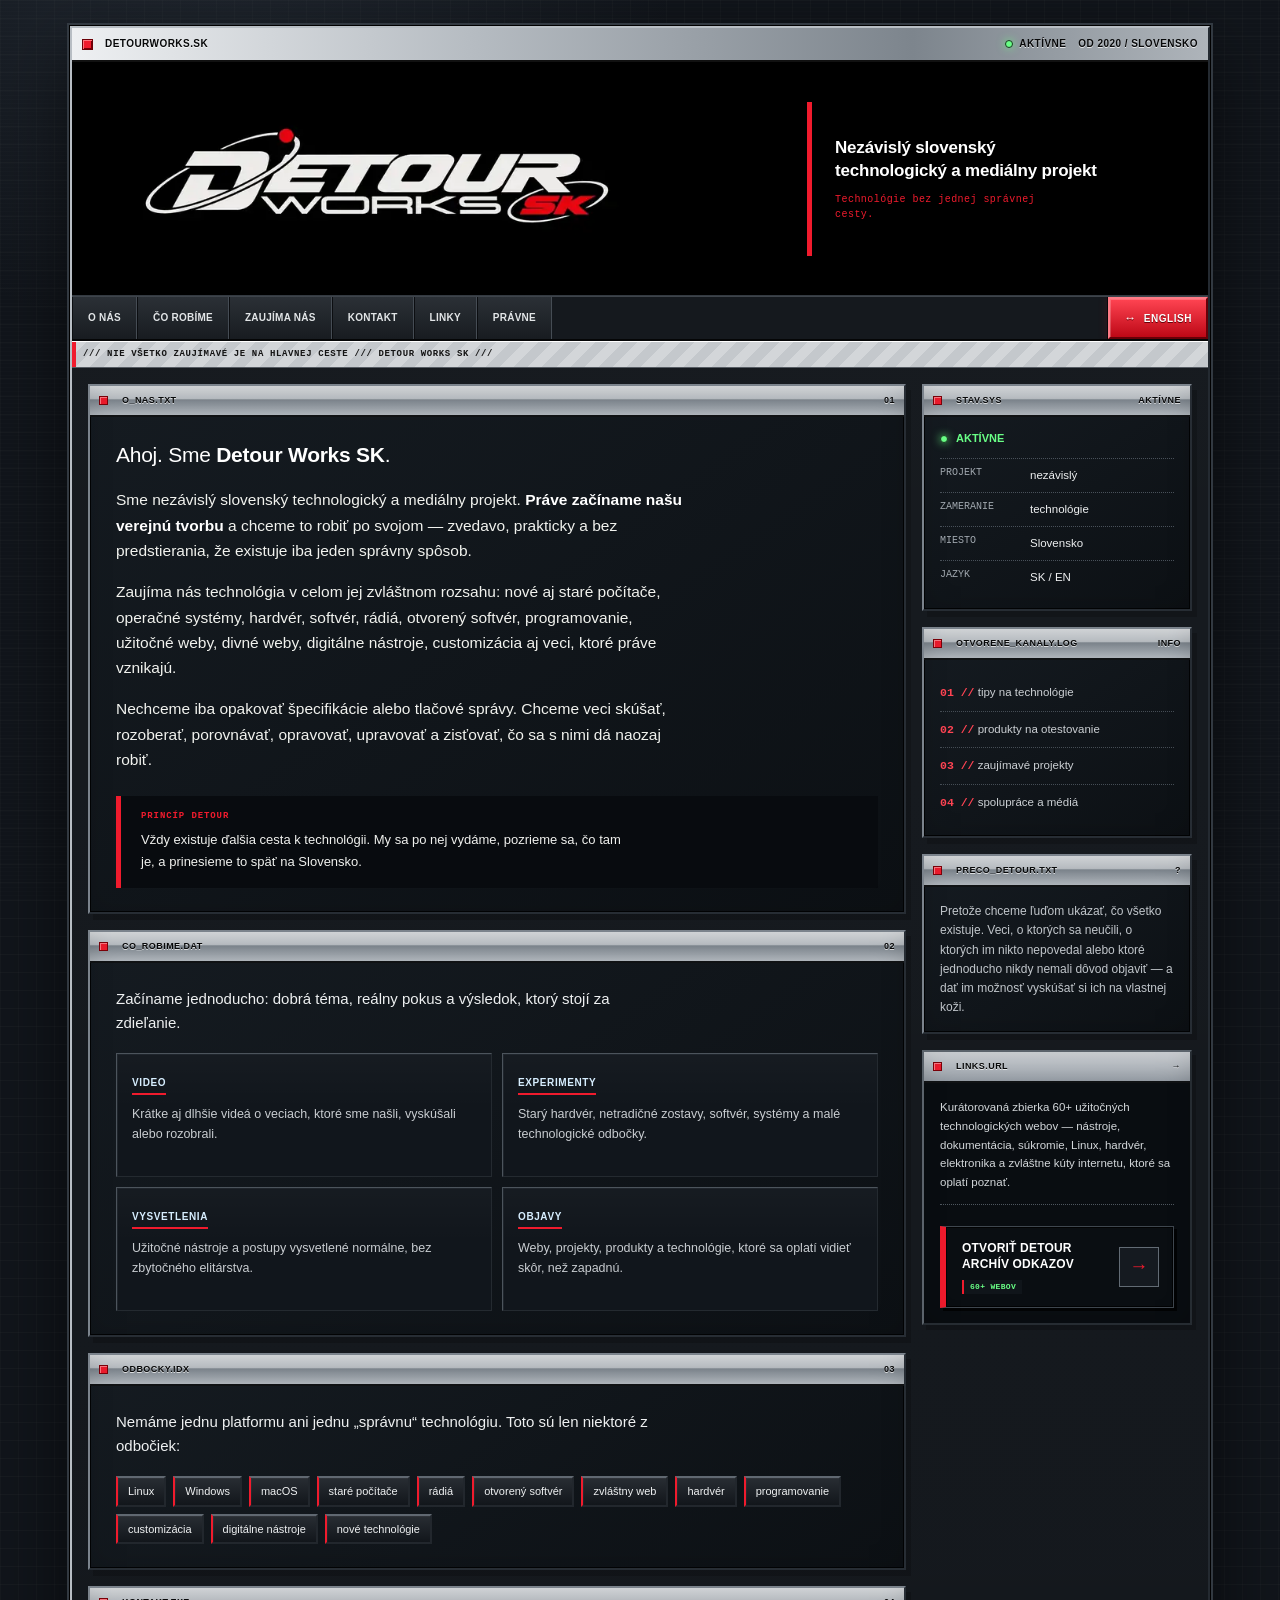
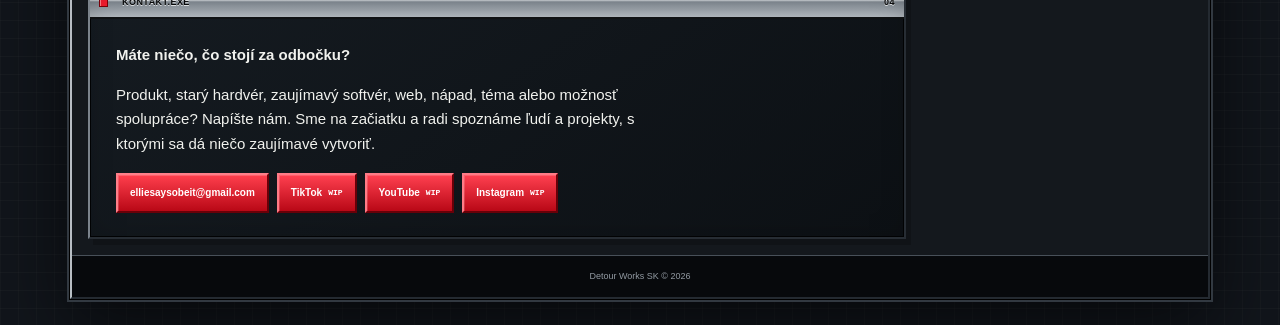
<file: index.html>
<!doctype html>
<html lang="sk">
<head>
  <meta charset="utf-8">
  <meta name="viewport" content="width=device-width,initial-scale=1">
  <meta name="description" content="Detour Works SK — nový nezávislý slovenský technologický a mediálny projekt. Objavujeme hardvér, softvér, internet, starú techniku, programovanie a nové technologické odbočky.">
  <meta name="theme-color" content="#15171b">
  <title>Detour Works SK</title>
  <link rel="icon" type="image/svg+xml" href="assets/detour-mark.svg">
  <link rel="stylesheet" href="style.css">
  <script src="i18n.js" defer></script>
</head>
<body>
<a class="skip" href="#content">Preskočiť na obsah</a>

<div class="site-shell">
  <header class="masthead">
    <div class="chrome-line">
      <span>DETOURWORKS.SK</span>
      <span class="online"><i></i> AKTÍVNE</span>
      <span>OD 2020 / SLOVENSKO</span>
    </div>

    <div class="brand-row">
      <a href="index.html" class="logo-link" aria-label="Detour Works SK — domov">
        <img src="assets/detour-works-sk-logo.webp" alt="Detour Works SK">
      </a>
      <div class="brand-note">
        <h1>Nezávislý slovenský technologický a mediálny projekt</h1>
        <p>Technológie bez jednej správnej cesty.</p>
      </div>
    </div>

    <nav aria-label="Hlavná navigácia">
      <a href="#o-nas">o nás</a>
      <a href="#co-robime">čo robíme</a>
      <a href="#zaujima-nas">zaujíma nás</a>
      <a href="#kontakt">kontakt</a>
      <a href="links.html">linky</a>
      <a href="legal.html">právne</a>
    </nav>
  </header>

  <div class="signal-bar" aria-hidden="true">
    <span>/// NIE VŠETKO ZAUJÍMAVÉ JE NA HLAVNEJ CESTE /// DETOUR WORKS SK ///</span>
  </div>

  <main id="content" class="page-grid">
    <div class="main-column">

      <section class="panel" id="o-nas">
        <div class="titlebar">
          <h2>O_NAS.TXT</h2>
          <span>01</span>
        </div>
        <div class="panel-body intro-copy">
          <p class="hello">Ahoj. Sme <strong>Detour Works SK</strong>.</p>
          <p>Sme nezávislý slovenský technologický a mediálny projekt. <strong>Práve začíname našu verejnú tvorbu</strong> a chceme to robiť po svojom — zvedavo, prakticky a bez predstierania, že existuje iba jeden správny spôsob.</p>
          <p>Zaujíma nás technológia v celom jej zvláštnom rozsahu: nové aj staré počítače, operačné systémy, hardvér, softvér, rádiá, otvorený softvér, programovanie, užitočné weby, divné weby, digitálne nástroje, customizácia aj veci, ktoré práve vznikajú.</p>
          <p>Nechceme iba opakovať špecifikácie alebo tlačové správy. Chceme veci skúšať, rozoberať, porovnávať, opravovať, upravovať a zisťovať, čo sa s nimi dá naozaj robiť.</p>

          <div class="statement">
            <span class="statement-label">PRINCÍP DETOUR</span>
            <p>Vždy existuje ďalšia cesta k technológii. My sa po nej vydáme, pozrieme sa, čo tam je, a prinesieme to späť na Slovensko.</p>
          </div>
        </div>
      </section>

      <section class="panel" id="co-robime">
        <div class="titlebar">
          <h2>CO_ROBIME.DAT</h2>
          <span>02</span>
        </div>
        <div class="panel-body">
          <p class="plain-lead">Začíname jednoducho: dobrá téma, reálny pokus a výsledok, ktorý stojí za zdieľanie.</p>
          <div class="mini-grid">
            <div class="mini-card">
              <b>VIDEO</b>
              <p>Krátke aj dlhšie videá o veciach, ktoré sme našli, vyskúšali alebo rozobrali.</p>
            </div>
            <div class="mini-card">
              <b>EXPERIMENTY</b>
              <p>Starý hardvér, netradičné zostavy, softvér, systémy a malé technologické odbočky.</p>
            </div>
            <div class="mini-card">
              <b>VYSVETLENIA</b>
              <p>Užitočné nástroje a postupy vysvetlené normálne, bez zbytočného elitárstva.</p>
            </div>
            <div class="mini-card">
              <b>OBJAVY</b>
              <p>Weby, projekty, produkty a technológie, ktoré sa oplatí vidieť skôr, než zapadnú.</p>
            </div>
          </div>
        </div>
      </section>

      <section class="panel" id="zaujima-nas">
        <div class="titlebar">
          <h2>ODBOCKY.IDX</h2>
          <span>03</span>
        </div>
        <div class="panel-body">
          <p class="plain-lead">Nemáme jednu platformu ani jednu „správnu“ technológiu. Toto sú len niektoré z odbočiek:</p>
          <div class="route-list">
            <span>Linux</span>
            <span>Windows</span>
            <span>macOS</span>
            <span>staré počítače</span>
            <span>rádiá</span>
            <span>otvorený softvér</span>
            <span>zvláštny web</span>
            <span>hardvér</span>
            <span>programovanie</span>
            <span>customizácia</span>
            <span>digitálne nástroje</span>
            <span>nové technológie</span>
          </div>
        </div>
      </section>

      <section class="panel" id="kontakt">
        <div class="titlebar">
          <h2>KONTAKT.EXE</h2>
          <span>04</span>
        </div>
        <div class="panel-body contact-copy">
          <p><strong>Máte niečo, čo stojí za odbočku?</strong></p>
          <p>Produkt, starý hardvér, zaujímavý softvér, web, nápad, téma alebo možnosť spolupráce? Napíšte nám. Sme na začiatku a radi spoznáme ľudí a projekty, s ktorými sa dá niečo zaujímavé vytvoriť.</p>
          <div class="contact-actions">
            <a class="email-button" href="mailto:elliesaysobeit@gmail.com">elliesaysobeit@gmail.com</a>
            <span class="social-button wip">TikTok <small>WIP</small></span>
            <span class="social-button wip">YouTube <small>WIP</small></span>
            <span class="social-button wip">Instagram <small>WIP</small></span>
          </div>
        </div>
      </section>

    </div>

    <aside class="side-column" aria-label="Stav projektu">
      <section class="panel compact-panel">
        <div class="titlebar">
          <h2>STAV.SYS</h2>
          <span>AKTÍVNE</span>
        </div>
        <div class="panel-body">
          <div class="status-row"><i class="status-dot"></i><strong>AKTÍVNE</strong></div>
          <dl class="spec-list">
            <div><dt>projekt</dt><dd>nezávislý</dd></div>
            <div><dt>zameranie</dt><dd>technológie</dd></div>
            <div><dt>miesto</dt><dd>Slovensko</dd></div>
            <div><dt>jazyk</dt><dd>SK / EN</dd></div>
          </dl>
        </div>
      </section>

      <section class="panel compact-panel">
        <div class="titlebar">
          <h2>OTVORENE_KANALY.LOG</h2>
          <span>INFO</span>
        </div>
        <div class="panel-body bench-list">
          <p><b>01 //</b> tipy na technológie</p>
          <p><b>02 //</b> produkty na otestovanie</p>
          <p><b>03 //</b> zaujímavé projekty</p>
          <p><b>04 //</b> spolupráce a médiá</p>
        </div>
      </section>

      <section class="panel compact-panel">
        <div class="titlebar">
          <h2>PRECO_DETOUR.TXT</h2>
          <span>?</span>
        </div>
        <div class="panel-body small-copy">
          <p>Pretože chceme ľuďom ukázať, čo všetko existuje. Veci, o ktorých sa neučili, o ktorých im nikto nepovedal alebo ktoré jednoducho nikdy nemali dôvod objaviť — a dať im možnosť vyskúšať si ich na vlastnej koži.</p>
        </div>
      </section>

      <section class="panel compact-panel featured-links-panel">
        <div class="titlebar">
          <h2>LINKS.URL</h2>
          <span>→</span>
        </div>
        <div class="panel-body links-list">
          <p class="archive-context">Kurátorovaná zbierka 60+ užitočných technologických webov — nástroje, dokumentácia, súkromie, Linux, hardvér, elektronika a zvláštne kúty internetu, ktoré sa oplatí poznať.</p>
          <a class="archive-link" href="links.html"><span class="archive-link-title">OTVORIŤ DETOUR ARCHÍV ODKAZOV</span><small>60+ WEBOV</small></a>
        </div>
      </section>
    </aside>
  </main>

  <footer>
    <p>Detour Works SK © 2026</p>
  </footer>
</div>
</body>
</html>
</file>
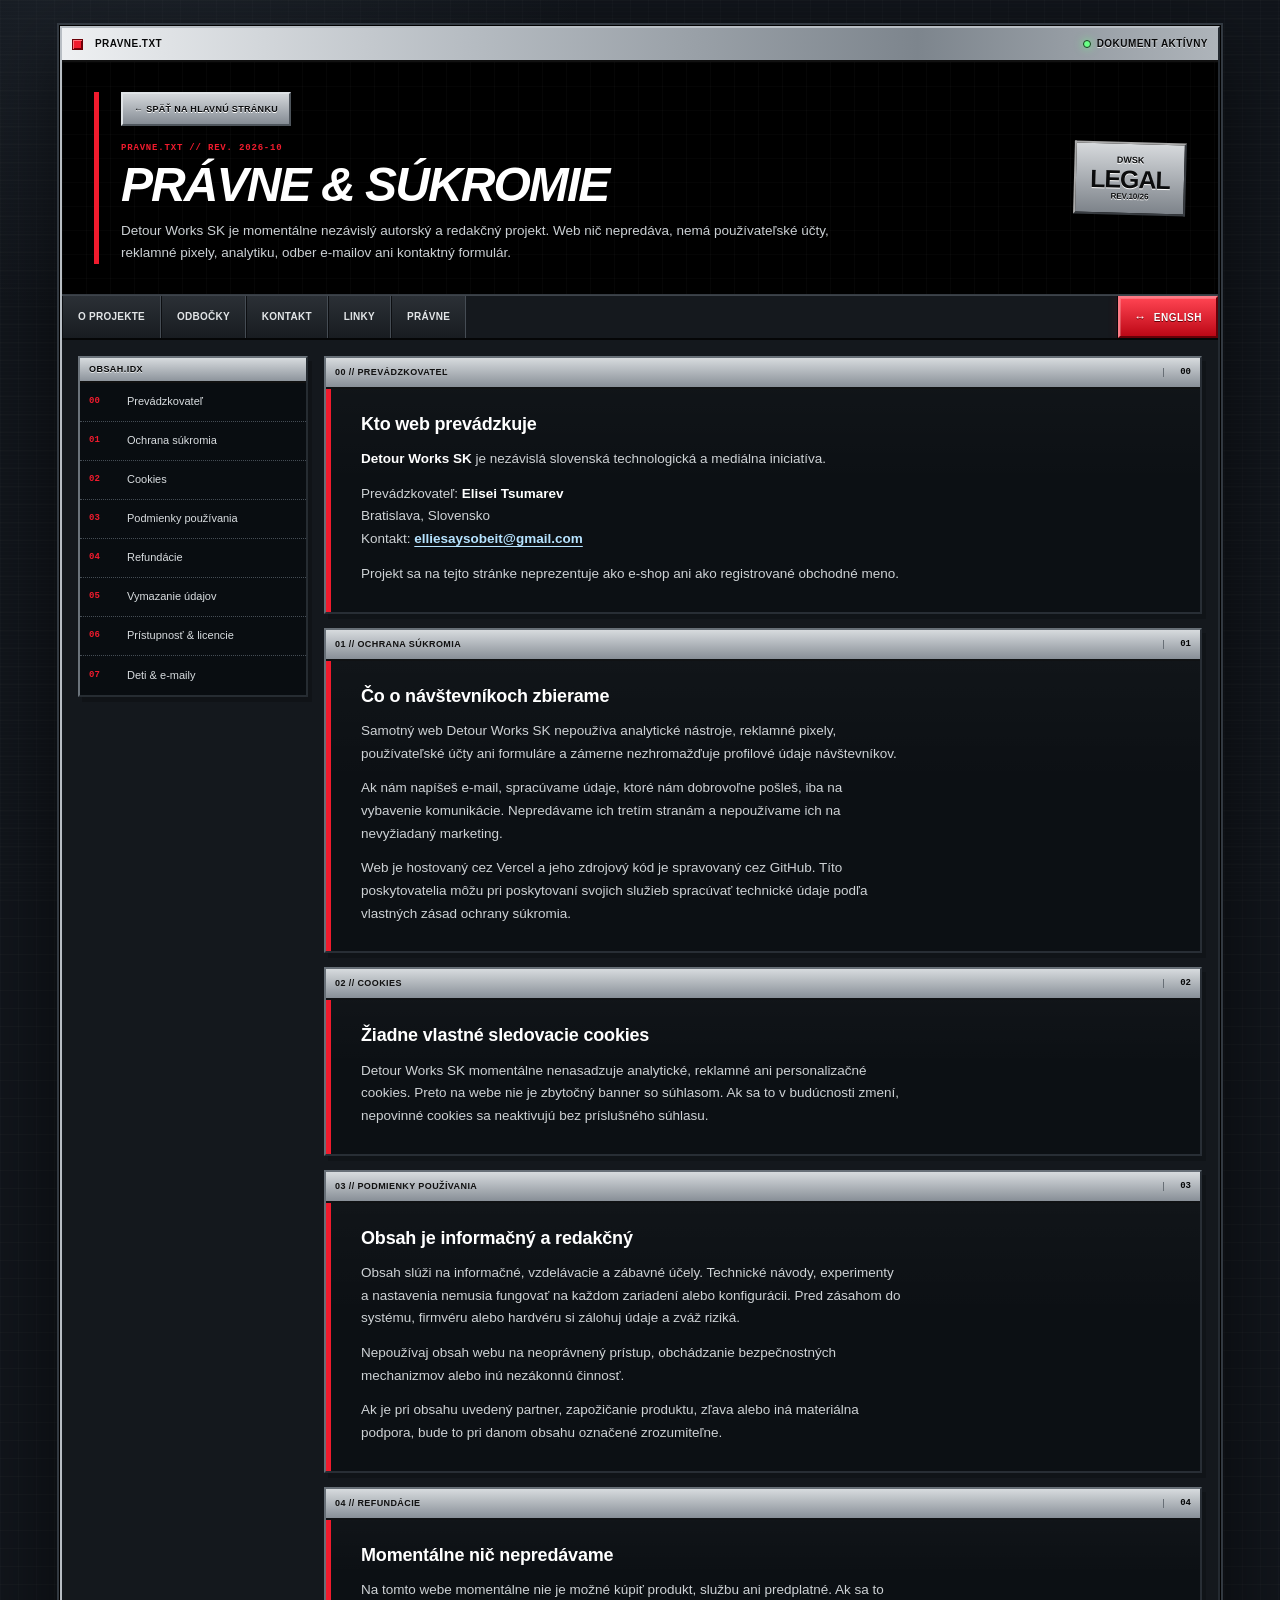
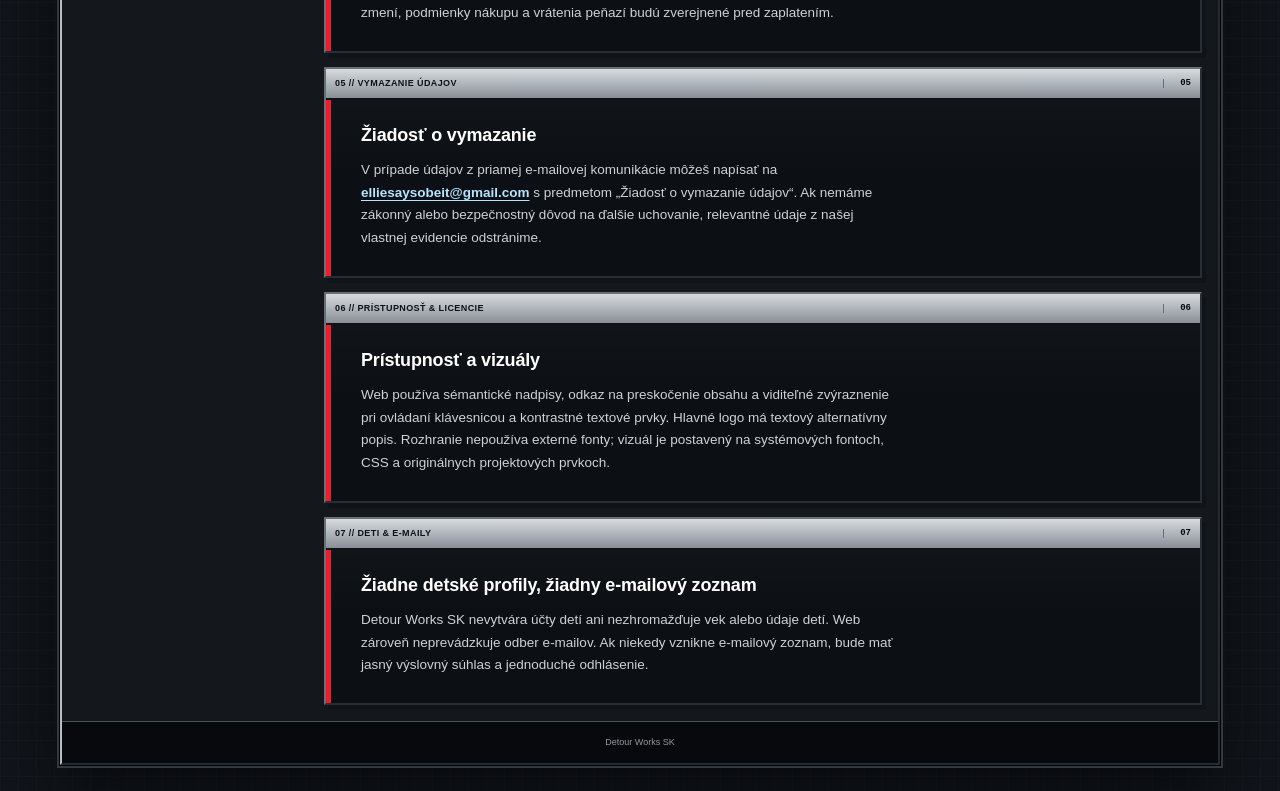
<file: legal.html>
<!doctype html>
<html lang="sk">
<head>
  <meta charset="utf-8">
  <meta name="viewport" content="width=device-width,initial-scale=1">
  <meta name="description" content="Právne informácie a ochrana súkromia — Detour Works SK">
  <meta name="theme-color" content="#15171b">
  <title>Právne & súkromie — Detour Works SK</title>
  <link rel="icon" type="image/svg+xml" href="assets/favicon.svg">
  <link rel="stylesheet" href="style.css">
  <script src="i18n.js" defer></script>
</head>
<body class="legal-body">
<a class="skip" href="#content">Preskočiť na obsah</a>

<div class="site-shell legal-shell">
  <header class="masthead">
    <div class="chrome-line legal-chrome">
      <span>PRAVNE.TXT</span>
      <span class="online"><i></i> DOKUMENT AKTÍVNY</span>
    </div>

    <div class="legal-masthead">
      <div>
        <a class="back-home" href="index.html">← Späť na hlavnú stránku</a>
        <div class="legal-kicker">PRAVNE.TXT // REV. 2026-10</div>
        <h1>Právne <em>& súkromie</em></h1>
        <p>Detour Works SK je momentálne nezávislý autorský a redakčný projekt. Web nič nepredáva, nemá používateľské účty, reklamné pixely, analytiku, odber e-mailov ani kontaktný formulár.</p>
      </div>
      <div class="legal-doc-stamp" aria-hidden="true">
        <span>DWSK</span>
        <b>LEGAL</b>
        <small>REV.10/26</small>
      </div>
    </div>

    <nav aria-label="Hlavná navigácia">
      <a href="index.html#o-nas">O projekte</a>
      <a href="index.html#zaujima-nas">Odbočky</a>
      <a href="index.html#kontakt">Kontakt</a>
      <a href="links.html">Linky</a>
      <a href="legal.html" aria-current="page">Právne</a>
    </nav>
  </header>

  <main id="content" class="legal-layout">
    <aside class="legal-index" aria-label="Obsah dokumentu">
      <div class="legal-index-bar">OBSAH.IDX</div>
      <a href="#operator"><span>00</span> Prevádzkovateľ</a>
      <a href="#privacy"><span>01</span> Ochrana súkromia</a>
      <a href="#cookies"><span>02</span> Cookies</a>
      <a href="#terms"><span>03</span> Podmienky používania</a>
      <a href="#refunds"><span>04</span> Refundácie</a>
      <a href="#delete"><span>05</span> Vymazanie údajov</a>
      <a href="#accessibility"><span>06</span> Prístupnosť & licencie</a>
      <a href="#children"><span>07</span> Deti & e-maily</a>
    </aside>

    <div class="legal-document">
      <section id="operator" class="legal-card">
        <div class="legal-card-head">
          <div class="section-tag">00 // PREVÁDZKOVATEĽ</div>
          <span>00</span>
        </div>
        <div class="legal-card-body">
          <h2>Kto web prevádzkuje</h2>
          <p><strong>Detour Works SK</strong> je nezávislá slovenská technologická a mediálna iniciatíva.</p>
          <p>Prevádzkovateľ: <strong>Elisei Tsumarev</strong><br>Bratislava, Slovensko<br>Kontakt: <a href="mailto:elliesaysobeit@gmail.com">elliesaysobeit@gmail.com</a></p>
          <p>Projekt sa na tejto stránke neprezentuje ako e-shop ani ako registrované obchodné meno.</p>
        </div>
      </section>

      <section id="privacy" class="legal-card">
        <div class="legal-card-head">
          <div class="section-tag">01 // OCHRANA SÚKROMIA</div>
          <span>01</span>
        </div>
        <div class="legal-card-body">
          <h2>Čo o návštevníkoch zbierame</h2>
          <p>Samotný web Detour Works SK nepoužíva analytické nástroje, reklamné pixely, používateľské účty ani formuláre a zámerne nezhromažďuje profilové údaje návštevníkov.</p>
          <p>Ak nám napíšeš e-mail, spracúvame údaje, ktoré nám dobrovoľne pošleš, iba na vybavenie komunikácie. Nepredávame ich tretím stranám a nepoužívame ich na nevyžiadaný marketing.</p>
          <p>Web je hostovaný cez Vercel a jeho zdrojový kód je spravovaný cez GitHub. Títo poskytovatelia môžu pri poskytovaní svojich služieb spracúvať technické údaje podľa vlastných zásad ochrany súkromia.</p>
        </div>
      </section>

      <section id="cookies" class="legal-card">
        <div class="legal-card-head">
          <div class="section-tag">02 // COOKIES</div>
          <span>02</span>
        </div>
        <div class="legal-card-body">
          <h2>Žiadne vlastné sledovacie cookies</h2>
          <p>Detour Works SK momentálne nenasadzuje analytické, reklamné ani personalizačné cookies. Preto na webe nie je zbytočný banner so súhlasom. Ak sa to v budúcnosti zmení, nepovinné cookies sa neaktivujú bez príslušného súhlasu.</p>
        </div>
      </section>

      <section id="terms" class="legal-card">
        <div class="legal-card-head">
          <div class="section-tag">03 // PODMIENKY POUŽÍVANIA</div>
          <span>03</span>
        </div>
        <div class="legal-card-body">
          <h2>Obsah je informačný a redakčný</h2>
          <p>Obsah slúži na informačné, vzdelávacie a zábavné účely. Technické návody, experimenty a nastavenia nemusia fungovať na každom zariadení alebo konfigurácii. Pred zásahom do systému, firmvéru alebo hardvéru si zálohuj údaje a zváž riziká.</p>
          <p>Nepoužívaj obsah webu na neoprávnený prístup, obchádzanie bezpečnostných mechanizmov alebo inú nezákonnú činnosť.</p>
          <p>Ak je pri obsahu uvedený partner, zapožičanie produktu, zľava alebo iná materiálna podpora, bude to pri danom obsahu označené zrozumiteľne.</p>
        </div>
      </section>

      <section id="refunds" class="legal-card">
        <div class="legal-card-head">
          <div class="section-tag">04 // REFUNDÁCIE</div>
          <span>04</span>
        </div>
        <div class="legal-card-body">
          <h2>Momentálne nič nepredávame</h2>
          <p>Na tomto webe momentálne nie je možné kúpiť produkt, službu ani predplatné. Ak sa to zmení, podmienky nákupu a vrátenia peňazí budú zverejnené pred zaplatením.</p>
        </div>
      </section>

      <section id="delete" class="legal-card">
        <div class="legal-card-head">
          <div class="section-tag">05 // VYMAZANIE ÚDAJOV</div>
          <span>05</span>
        </div>
        <div class="legal-card-body">
          <h2>Žiadosť o vymazanie</h2>
          <p>V prípade údajov z priamej e-mailovej komunikácie môžeš napísať na <a href="mailto:elliesaysobeit@gmail.com?subject=Žiadosť%20o%20vymazanie%20údajov">elliesaysobeit@gmail.com</a> s predmetom „Žiadosť o vymazanie údajov“. Ak nemáme zákonný alebo bezpečnostný dôvod na ďalšie uchovanie, relevantné údaje z našej vlastnej evidencie odstránime.</p>
        </div>
      </section>

      <section id="accessibility" class="legal-card">
        <div class="legal-card-head">
          <div class="section-tag">06 // PRÍSTUPNOSŤ & LICENCIE</div>
          <span>06</span>
        </div>
        <div class="legal-card-body">
          <h2>Prístupnosť a vizuály</h2>
          <p>Web používa sémantické nadpisy, odkaz na preskočenie obsahu a viditeľné zvýraznenie pri ovládaní klávesnicou a kontrastné textové prvky. Hlavné logo má textový alternatívny popis. Rozhranie nepoužíva externé fonty; vizuál je postavený na systémových fontoch, CSS a originálnych projektových prvkoch.</p>
        </div>
      </section>

      <section id="children" class="legal-card">
        <div class="legal-card-head">
          <div class="section-tag">07 // DETI & E-MAILY</div>
          <span>07</span>
        </div>
        <div class="legal-card-body">
          <h2>Žiadne detské profily, žiadny e-mailový zoznam</h2>
          <p>Detour Works SK nevytvára účty detí ani nezhromažďuje vek alebo údaje detí. Web zároveň neprevádzkuje odber e-mailov. Ak niekedy vznikne e-mailový zoznam, bude mať jasný výslovný súhlas a jednoduché odhlásenie.</p>
        </div>
      </section>
    </div>
  </main>

  <footer>
    <p>Detour Works SK</p>
  </footer>
</div>
</body>
</html>
</file>
<file: style.css>
*{box-sizing:border-box}

:root{
  --ink:#07090c;
  --desktop:#11151b;
  --desktop2:#171c23;
  --window:#0d1116;
  --panel:#11161c;
  --panel-hi:#171d24;
  --line:#5c646d;
  --line-hi:#b8bec4;
  --line-lo:#242a31;
  --text:#f1f2ee;
  --muted:#c1c6cb;
  --dim:#9199a2;
  --silver:#c7ccd1;
  --silver-hi:#eef0f2;
  --silver-mid:#969da5;
  --silver-lo:#666e77;
  --red:#f01b2d;
  --red-dark:#9d0612;
  --blue:#a7dcff;
  --green:#69ff86;
  --yellow:#fff27a;
  --content:1140px;
}

html{
  scroll-behavior:smooth;
  scroll-padding-top:18px;
}

body{
  margin:0;
  min-height:100vh;
  color:var(--text);
  background:
    radial-gradient(circle at 16% -8%,rgba(93,110,129,.24),transparent 31rem),
    linear-gradient(rgba(255,255,255,.022) 1px,transparent 1px),
    linear-gradient(90deg,rgba(255,255,255,.018) 1px,transparent 1px),
    var(--desktop);
  background-size:auto,18px 18px,18px 18px,auto;
  font-family:Verdana,Tahoma,Arial,sans-serif;
  font-size:15px;
  line-height:1.64;
  -webkit-font-smoothing:antialiased;
  text-rendering:optimizeLegibility;
}

body::before{
  content:"";
  position:fixed;
  inset:0;
  z-index:-1;
  pointer-events:none;
  background:
    repeating-linear-gradient(
      0deg,
      rgba(255,255,255,.012) 0,
      rgba(255,255,255,.012) 1px,
      transparent 1px,
      transparent 4px
    );
}

a{
  color:var(--blue);
  text-decoration-thickness:1px;
  text-underline-offset:3px;
}
a:hover{color:#fff}
a:focus-visible,
button:focus-visible,
input:focus-visible{
  outline:2px solid #fff;
  outline-offset:2px;
  box-shadow:0 0 0 4px var(--red);
}
::selection{background:var(--red);color:#fff}

.skip{
  position:absolute;
  left:12px;
  top:-80px;
  z-index:9999;
  padding:9px 12px;
  border:2px outset #fff;
  background:#fff;
  color:#000;
  font-weight:700;
  text-decoration:none;
}
.skip:focus{top:12px}

/* ===== MAIN WINDOW ===== */
.site-shell{
  width:min(var(--content),calc(100% - 28px));
  margin:26px auto;
  border:2px solid;
  border-color:var(--line-hi) var(--line-lo) var(--line-lo) var(--line-hi);
  background:var(--window);
  box-shadow:
    0 0 0 1px #000,
    0 0 0 3px #323941,
    0 24px 70px rgba(0,0,0,.62);
}

.masthead{background:#06080b}

.chrome-line{
  min-height:34px;
  display:flex;
  align-items:center;
  justify-content:space-between;
  gap:12px;
  padding:6px 10px;
  color:#08090a;
  background:
    linear-gradient(90deg,var(--silver-hi),#b6bcc2 35%,#7d858d 74%,#aeb4ba);
  border-bottom:2px solid #111;
  font:700 10px/1.2 Tahoma,Verdana,sans-serif;
  letter-spacing:.045em;
  text-shadow:0 1px rgba(255,255,255,.75);
}
.chrome-line::before{
  content:"";
  width:9px;
  height:9px;
  flex:0 0 9px;
  border:1px solid #6b0007;
  background:var(--red);
  box-shadow:inset 1px 1px #ff737d,inset -1px -1px #770007;
}
.chrome-line>span:first-child{margin-right:auto}
.online{display:flex;align-items:center;gap:6px;white-space:nowrap}
.online i,.status-dot{
  display:inline-block;
  width:8px;
  height:8px;
  background:var(--green);
  border:1px solid #193a20;
  border-radius:50%;
  box-shadow:0 0 8px rgba(105,255,134,.75);
}

/* ===== BRAND AREA ===== */
.brand-row{
  display:grid;
  grid-template-columns:minmax(0,1.65fr) minmax(250px,.9fr);
  align-items:center;
  gap:0;
  min-height:154px;
  padding:0;
  background:#000;
  border-bottom:1px solid #343a41;
  box-shadow:inset 0 -1px #000;
}

.logo-link{
  display:flex;
  align-items:center;
  min-width:0;
  min-height:154px;
  padding:20px 30px;
  background:#000;
}
.logo-link img{
  display:block;
  width:min(100%,550px);
  height:auto;
  filter:none;
}

.brand-note{
  position:relative;
  display:flex;
  min-height:154px;
  flex-direction:column;
  justify-content:center;
  padding:24px 30px 24px 28px;
  border-left:0;
  background:#000;
  text-align:left;
  color:var(--muted);
}
.brand-note::before{
  content:"";
  position:absolute;
  left:0;
  top:0;
  bottom:0;
  width:5px;
  background:var(--red);
}
.brand-note::after{
  content:none;
}
.brand-note h1{
  margin:0;
  max-width:28ch;
  color:#fff;
  font-size:17px;
  line-height:1.38;
  font-weight:700;
  letter-spacing:-.012em;
}
.brand-note p{
  margin:9px 0 0;
  max-width:34ch;
  color:var(--red);
  font:10px/1.5 "Courier New",monospace;
  letter-spacing:.045em;
}

/* ===== NAV / TOOLBAR ===== */
nav{
  display:flex;
  align-items:stretch;
  flex-wrap:nowrap;
  min-height:42px;
  overflow-x:auto;
  overflow-y:hidden;
  background:#15191e;
  border-top:1px solid #3e444b;
  border-bottom:2px solid #050607;
  scrollbar-width:thin;
  scrollbar-color:#858c94 #111419;
}
nav a{
  flex:0 0 auto;
  min-height:42px;
  display:flex;
  align-items:center;
  padding:0 15px;
  border-right:1px solid #454c54;
  border-left:1px solid #0c0e11;
  color:#e2e5e7;
  background:linear-gradient(#2b3036,#181c21);
  text-decoration:none;
  font:700 10px/1 Tahoma,Verdana,sans-serif;
  text-transform:uppercase;
  letter-spacing:.025em;
}
nav a:hover{
  color:#fff;
  background:linear-gradient(#393f46,#20252b);
  box-shadow:inset 0 -3px var(--red);
}

.lang-switch{
  flex:0 0 auto;
  min-width:48px;
  min-height:42px;
  margin-left:auto;
  padding:0 12px;
  border:2px solid;
  border-color:#e9ecef #565d65 #565d65 #e9ecef;
  background:linear-gradient(#d9dde0,#90979f);
  color:#090a0c;
  font:700 10px/1 Tahoma,Verdana,sans-serif;
  letter-spacing:.08em;
  cursor:pointer;
  text-shadow:0 1px rgba(255,255,255,.65);
}
.lang-switch:hover{background:linear-gradient(#f1f3f4,#a8afb6);color:#000}
.lang-switch:active{
  border-color:#565d65 #e9ecef #e9ecef #565d65;
  padding-top:2px;
}
.lang-switch-floating{
  position:fixed;
  right:12px;
  top:12px;
  z-index:1000;
}

.signal-bar{
  position:relative;
  overflow:hidden;
  padding:7px 11px;
  color:#111;
  background:
    repeating-linear-gradient(
      135deg,
      #d3d6d9 0,
      #d3d6d9 10px,
      #c4c8cc 10px,
      #c4c8cc 20px
    );
  border-top:1px solid #fff;
  border-bottom:1px solid #565c63;
  font:700 9px/1.2 "Courier New",monospace;
  letter-spacing:.07em;
  white-space:nowrap;
}
.signal-bar::before{
  content:"";
  position:absolute;
  left:0;
  top:0;
  bottom:0;
  width:4px;
  background:var(--red);
}
.signal-bar span{color:#141414}

/* ===== PAGE GRID ===== */
.page-grid{
  display:grid;
  grid-template-columns:minmax(0,1fr) 270px;
  gap:16px;
  padding:16px;
  background:
    linear-gradient(rgba(255,255,255,.012),rgba(255,255,255,0)),
    #14181d;
  align-items:start;
}
.main-column,.side-column{display:grid;gap:16px}
section[id]{scroll-margin-top:18px}

/* ===== WINDOWS / PANELS ===== */
.panel{
  position:relative;
  border:2px solid;
  border-color:#7b838c #272d34 #272d34 #7b838c;
  background:linear-gradient(145deg,#151b21,#0c1014);
  box-shadow:
    inset 0 0 0 1px #020304,
    5px 6px 0 rgba(0,0,0,.2);
}
.panel::after{
  content:"";
  position:absolute;
  inset:0;
  pointer-events:none;
  box-shadow:inset 0 0 26px rgba(0,0,0,.14);
}

.titlebar,.category-bar{
  min-height:31px;
  display:flex;
  justify-content:space-between;
  align-items:center;
  gap:14px;
  padding:6px 9px;
  color:#070809;
  background:
    linear-gradient(#dfe2e5 0,#b9bec3 43%,#7d858d 48%,#aeb4ba 100%);
  border-bottom:2px solid #101214;
  font:700 9px/1.2 Tahoma,Verdana,sans-serif;
  letter-spacing:.05em;
  text-shadow:0 1px rgba(255,255,255,.72);
}
.titlebar h2,.category-bar h2{
  margin:0;
  color:inherit;
  font:inherit;
}
.titlebar::before,.category-bar::before{
  content:"";
  width:7px;
  height:7px;
  flex:0 0 7px;
  background:var(--red);
  border:1px solid #7e0009;
  box-shadow:inset 1px 1px #ff7a84;
}
.titlebar h2,.category-bar h2{margin-right:auto}

.panel-body{padding:24px 26px}
.panel-body p{max-width:67ch}
.panel-body p:first-child{margin-top:0}
.panel-body p:last-child{margin-bottom:0}

.intro-copy{font-size:15.5px}
.hello{
  margin-bottom:18px!important;
  color:#fff;
  font-size:21px;
  line-height:1.35;
  letter-spacing:-.012em;
}
.hello strong,.intro-copy strong{color:#fff}

.statement{
  position:relative;
  margin-top:24px;
  padding:15px 17px 15px 19px;
  border:1px solid #525a62;
  border-left:4px solid var(--red);
  background:
    linear-gradient(90deg,rgba(240,27,45,.06),transparent 28%),
    #080b0f;
  box-shadow:inset 0 0 0 1px #020304;
}
.statement::before{
  content:"";
  position:absolute;
  top:7px;
  right:7px;
  width:5px;
  height:5px;
  background:#69717a;
}
.statement-label{
  display:block;
  margin-bottom:7px;
  color:#ff4a59;
  font:700 9px/1 "Courier New",monospace;
  letter-spacing:.1em;
}
.statement p{
  margin:0;
  color:#dde0e3;
  font-size:13px;
  line-height:1.58;
}

.plain-lead{
  margin-bottom:17px!important;
  color:#eef0f1;
}

.mini-grid{
  display:grid;
  grid-template-columns:1fr 1fr;
  gap:10px;
}
.mini-card{
  min-height:124px;
  padding:15px;
  border:1px solid;
  border-color:#4c545c #242a30 #242a30 #4c545c;
  background:
    linear-gradient(180deg,rgba(255,255,255,.025),transparent 44%),
    #11161c;
  box-shadow:inset 1px 1px #1f252c;
}
.mini-card b{
  display:inline-block;
  padding-bottom:4px;
  border-bottom:2px solid var(--red);
  color:#d7eeff;
  font:700 10px/1.2 Tahoma,Verdana,sans-serif;
  letter-spacing:.06em;
}
.mini-card p{
  margin:10px 0 0;
  color:#c9cdd1;
  font-size:12.5px;
  line-height:1.58;
}

.route-list{
  display:flex;
  flex-wrap:wrap;
  gap:7px;
}
.route-list span{
  padding:7px 10px;
  border:2px solid;
  border-color:#606871 #22272d #22272d #606871;
  background:linear-gradient(#282d33,#12161b);
  color:#eef0f1;
  font:11px/1.15 Tahoma,Verdana,sans-serif;
  box-shadow:inset 1px 1px rgba(255,255,255,.035);
}
.route-list span:nth-child(3n+1){border-left-color:#ff5260}
.route-list span:nth-child(3n+2){border-left-color:#a8dfff}
.route-list span:nth-child(3n){border-left-color:#7dff95}

/* ===== CONTACT ===== */
.contact-copy p{max-width:64ch}
.contact-actions{
  display:flex;
  flex-wrap:wrap;
  gap:8px;
  align-items:center;
  margin-top:16px;
}
.email-button,.social-button{
  min-height:40px;
  display:inline-flex;
  align-items:center;
  justify-content:center;
  padding:9px 12px;
  border:2px solid;
  text-decoration:none;
  font:700 10px/1 Tahoma,Verdana,sans-serif;
}
.email-button{
  border-color:#ff7f89 #690008 #690008 #ff7f89;
  background:linear-gradient(#ff3f4d,#b90816);
  color:#fff;
  box-shadow:inset 1px 1px rgba(255,255,255,.18);
}
.email-button:hover{background:linear-gradient(#ff5f6b,#dc0b1b);color:#fff}
.email-button:active{border-color:#690008 #ff7f89 #ff7f89 #690008}
.social-button{
  border-color:#777f87 #292f35 #292f35 #777f87;
  background:linear-gradient(#262c32,#12161a);
  color:#e9ebed;
}
.social-button small{
  margin-left:6px;
  color:#ff5360;
  font:700 8px/1 "Courier New",monospace;
}
.social-button.wip{
  opacity:.72;
  cursor:not-allowed;
}

/* ===== SIDEBAR ===== */
.compact-panel .panel-body{padding:15px 16px}
.status-row{
  display:flex;
  align-items:center;
  gap:8px;
  margin-bottom:13px;
  color:var(--green);
  font:700 11px/1.2 Tahoma,Verdana,sans-serif;
}
.spec-list{margin:0}
.spec-list div{
  display:grid;
  grid-template-columns:82px 1fr;
  gap:8px;
  padding:7px 0;
  border-top:1px dotted #49515a;
}
.spec-list dt{
  color:#a1a8af;
  font:10px/1.45 "Courier New",monospace;
  text-transform:uppercase;
}
.spec-list dd{
  margin:0;
  color:#eef0f1;
  font-size:11.5px;
}

.small-copy p{
  color:#c1c6cb;
  font-size:12px;
  line-height:1.6;
}
.bench-list p{
  margin:0;
  padding:8px 0;
  border-bottom:1px dotted #454d55;
  color:#ccd0d4;
  font-size:11.5px;
}
.bench-list p:last-child{border-bottom:0}
.bench-list b{
  color:#ff4453;
  font-family:"Courier New",monospace;
}

.links-list{display:grid;gap:7px}
.links-list a{
  display:block;
  min-height:42px;
  padding:10px 11px;
  border:2px solid;
  border-color:#515a63 #22272d #22272d #515a63;
  border-left-color:#ff4453;
  background:#090c10;
  color:#d4ecff;
  font-size:11px;
  line-height:1.45;
  text-decoration:none;
}
.links-list a::before{content:"> ";color:#ff4453}
.links-list a:hover{
  color:#fff;
  background:#171c22;
  border-left-color:#fff;
}
.archive-link small{
  float:right;
  margin-left:8px;
  color:#85ff9a;
  font:700 8px/1.45 Tahoma,Verdana,sans-serif;
}

/* ===== FOOTER ===== */
footer{
  padding:14px;
  border-top:1px solid #485059;
  background:#07090c;
  color:#929aa2;
  text-align:center;
  font:9px/1.45 Tahoma,Verdana,sans-serif;
}
footer p{margin:0}

/* ===== LEGAL ===== */
.topbar{
  display:flex;
  align-items:center;
  justify-content:space-between;
  gap:20px;
  min-height:48px;
  padding:0 14px;
  border:2px solid;
  border-color:#747c85 #1f242a #1f242a #747c85;
  background:#0a0d11;
}
.microbrand{
  display:flex;
  align-items:center;
  gap:7px;
  color:#fff;
  text-decoration:none;
  font:700 10px/1 Tahoma,Verdana,sans-serif;
}
.microbrand-mark{
  display:inline-grid;
  place-items:center;
  width:32px;
  height:22px;
  border:2px solid;
  border-color:#fff #4d545b #4d545b #fff;
  background:#cbd0d4;
  color:#111;
}
.microbrand b{padding:4px 6px;background:var(--red)}
.topbar nav{
  flex:1;
  justify-content:flex-end;
  border:0;
  background:transparent;
  overflow:auto;
}

.legal-page{
  max-width:880px;
  margin:18px auto;
  border:2px solid;
  border-color:#6c747d #262c32 #262c32 #6c747d;
  background:#0f1318;
  box-shadow:7px 8px 0 rgba(0,0,0,.22);
}
.legal-hero,.legal-block{padding:26px 30px}
.legal-hero{
  border-bottom:1px solid #4c545c;
  background:
    linear-gradient(90deg,rgba(240,27,45,.06),transparent 40%),
    #11161c;
}
.legal-hero h1{
  margin:7px 0 14px;
  font-size:29px;
  line-height:1.12;
}
.legal-hero p,.legal-block p{
  max-width:70ch;
  color:#d0d4d7;
  font-size:13.5px;
  line-height:1.66;
}
.legal-block{border-bottom:1px dotted #4a525a}
.legal-block h2{
  margin:0 0 10px;
  color:#fff;
  font-size:17px;
}
.section-tag{
  color:#ff4a59;
  font:700 9px/1 "Courier New",monospace;
  letter-spacing:.085em;
}

/* ===== 404 ===== */
.error-page{
  min-height:100vh;
  display:grid;
  place-items:center;
  padding:20px;
  background:var(--desktop);
}
.error-box{
  width:min(570px,100%);
  border:2px solid;
  border-color:#777f88 #242a30 #242a30 #777f88;
  background:#0b0f13;
  box-shadow:8px 9px 0 rgba(0,0,0,.25);
}
.error-box .inside{padding:32px}
.error-box h1{
  margin:0;
  color:var(--red);
  font-size:60px;
  line-height:1;
}
.error-box h2{font-size:18px}
.windowbar{
  display:flex;
  justify-content:space-between;
  gap:12px;
  padding:7px 10px;
  border-bottom:2px solid #111;
  background:linear-gradient(#d9dde0,#858c94);
  color:#090a0b;
  font:700 9px/1 Tahoma,Verdana,sans-serif;
}
.button{
  min-height:40px;
  display:inline-flex;
  align-items:center;
  padding:8px 12px;
  border:2px solid;
  border-color:#eef0f2 #555c63 #555c63 #eef0f2;
  background:linear-gradient(#d9dde0,#8d949b);
  color:#08090a;
  text-decoration:none;
  font:700 10px/1 Tahoma,Verdana,sans-serif;
}
.button.primary{
  border-color:#ff7a85 #690007 #690007 #ff7a85;
  background:linear-gradient(#ff3e4c,#b90715);
  color:#fff;
}

/* ===== LINK ARCHIVE ===== */
.links-shell{max-width:1190px}

.links-header{
  display:grid;
  grid-template-columns:minmax(0,1fr) 118px;
  gap:30px;
  align-items:end;
  padding:28px 30px;
  background:
    radial-gradient(circle at 82% 26%,rgba(240,27,45,.14),transparent 16rem),
    linear-gradient(90deg,rgba(255,255,255,.022) 1px,transparent 1px),
    linear-gradient(rgba(255,255,255,.018) 1px,transparent 1px),
    #080b0f;
  background-size:auto,22px 22px,22px 22px,auto;
  border-bottom:1px solid #495159;
}
.links-header h1{
  margin:8px 0 11px;
  color:#fff;
  font:800 clamp(28px,4vw,42px)/1 Arial,Helvetica,sans-serif;
  letter-spacing:-.035em;
  text-transform:uppercase;
  font-style:italic;
}
.links-header p{
  max-width:720px;
  margin:0;
  color:#cbd0d4;
  font-size:13.5px;
  line-height:1.6;
}
.back-home{
  color:var(--blue);
  text-decoration:none;
  font:700 9px/1 Tahoma,Verdana,sans-serif;
}

.directory-stamp{
  justify-self:end;
  width:108px;
  padding:11px 9px;
  border:2px solid;
  border-color:#fff #42484e #42484e #fff;
  background:linear-gradient(#d9dde0,#858c94);
  color:#0a0b0d;
  text-align:center;
  font:700 10px/1.06 Tahoma,Verdana,sans-serif;
  text-shadow:0 1px #fff;
  transform:rotate(1deg);
  box-shadow:4px 4px 0 rgba(0,0,0,.22);
}
.directory-stamp b{font-size:30px;letter-spacing:-.04em}
.directory-stamp small{font-size:8px}

.links-main{
  padding:16px;
  background:#14181d;
}

.directory-toolbar{
  position:sticky;
  top:0;
  z-index:20;
  display:grid;
  grid-template-columns:auto minmax(150px,1fr) auto auto;
  gap:8px;
  align-items:center;
  padding:9px;
  border:2px solid;
  border-color:#f2f3f4 #50575f #50575f #f2f3f4;
  background:linear-gradient(#d1d5d8,#8e959c);
  color:#08090a;
  box-shadow:0 5px 12px rgba(0,0,0,.35);
}
.toolbar-label{font:700 10px/1 Tahoma,Verdana,sans-serif}
.directory-toolbar input{
  min-width:0;
  min-height:38px;
  padding:8px 10px;
  border:2px inset #8b9197;
  background:#fff;
  color:#111;
  font:12px/1 Tahoma,Verdana,sans-serif;
}
.directory-toolbar button{
  min-height:38px;
  padding:8px 11px;
  border:2px outset #eceff1;
  background:#c7ccd0;
  color:#111;
  font:700 9px/1 Tahoma,Verdana,sans-serif;
  cursor:pointer;
}
.directory-toolbar button:active{border-style:inset}
.result-count{font:700 9px/1 "Courier New",monospace}

.archive-intro{
  margin:14px 0;
  padding:12px 14px;
  border:1px dashed #5a626b;
  background:#0b0f13;
  color:#bec4c9;
  font-size:12px;
  line-height:1.6;
}

.link-category{
  margin:0 0 14px;
  border:2px solid;
  border-color:#6e767e #272d33 #272d33 #6e767e;
  background:#090d11;
  box-shadow:4px 5px 0 rgba(0,0,0,.18);
  scroll-margin-top:62px;
}
.category-bar{background:linear-gradient(#c7ccd0,#7d858d)}

.link-directory{
  display:grid;
  grid-template-columns:repeat(2,minmax(0,1fr));
  gap:1px;
  background:#3c434a;
}
.resource{
  min-height:104px;
  display:grid;
  grid-template-columns:minmax(0,1fr) auto;
  gap:7px 14px;
  align-content:start;
  padding:15px;
  border-left:3px solid transparent;
  background:
    linear-gradient(180deg,rgba(255,255,255,.022),transparent 60%),
    #10151a;
  color:#f1f2f3;
  text-decoration:none;
}
.resource:hover{
  border-left-color:var(--red);
  background:#181e24;
}
.resource:focus-visible{
  position:relative;
  z-index:2;
}
.resource b{
  color:#fff;
  font:700 12.5px/1.3 Tahoma,Verdana,sans-serif;
}
.resource code{
  justify-self:end;
  color:#a9ddff;
  font:9px/1.3 "Courier New",monospace;
}
.resource span{
  grid-column:1/-1;
  color:#c1c7cc;
  font-size:12px;
  line-height:1.55;
}
.resource:hover span{color:#e0e3e5}
.resource[hidden],.link-category[hidden]{display:none!important}

.archive-footer-panel{
  margin-top:14px;
  border:2px solid;
  border-color:#6d757d #272d33 #272d33 #6d757d;
  background:#0a0e12;
}
.archive-submit{
  display:flex;
  justify-content:space-between;
  align-items:center;
  gap:30px;
  padding:18px;
}
.archive-submit p{
  max-width:750px;
  margin:0;
  color:#c7ccd0;
  font-size:12px;
  line-height:1.6;
}
.archive-submit a{
  white-space:nowrap;
  font:700 10px/1 Tahoma,Verdana,sans-serif;
}

/* ===== RESPONSIVE ===== */
@media(max-width:900px){
  .page-grid{grid-template-columns:1fr}
  .side-column{grid-template-columns:repeat(2,minmax(0,1fr))}
  .brand-row{grid-template-columns:minmax(0,1fr) 240px}
}

@media(max-width:700px){
  body{font-size:14px}
  .site-shell{
    width:calc(100% - 10px);
    margin:6px auto;
    box-shadow:0 0 0 1px #000,0 12px 30px rgba(0,0,0,.52);
  }
  .chrome-line{font-size:9px}
  .chrome-line>span:last-child{display:none}
  .brand-row{
    grid-template-columns:1fr;
    gap:0;
    min-height:auto;
    padding:0;
  }
  .logo-link{
    max-width:100%;
    min-height:auto;
    padding:18px;
  }
  .logo-link img{width:100%}
  .brand-note{
    min-height:auto;
    padding:18px 20px 20px;
    border-left:0;
    border-top:0;
    text-align:left;
  }
  .brand-note::before{
    left:0;
    right:0;
    top:0;
    bottom:auto;
    width:auto;
    height:5px;
  }
  .brand-note h1{font-size:16px}
  nav a{
    min-height:44px;
    padding:0 12px;
    font-size:9px;
  }
  .lang-switch{
    min-height:44px;
    margin-left:0;
    padding:0 12px;
  }
  .page-grid{
    gap:10px;
    padding:10px;
  }
  .main-column,.side-column{gap:10px}
  .side-column{grid-template-columns:1fr}
  .panel-body{padding:20px}
  .mini-grid{grid-template-columns:1fr}
  .hello{font-size:19px}
  .links-header{
    grid-template-columns:1fr;
    gap:18px;
    padding:22px;
  }
  .directory-stamp{justify-self:start}
  .link-directory{grid-template-columns:1fr}
  .directory-toolbar{
    grid-template-columns:auto minmax(0,1fr) auto;
    position:static;
  }
  .result-count{
    grid-column:1/-1;
    text-align:right;
  }
  .archive-submit{display:block}
  .archive-submit a{display:inline-block;margin-top:13px}
  .topbar{
    align-items:flex-start;
    flex-direction:column;
    padding:9px 10px;
  }
  .topbar nav{
    width:100%;
    justify-content:flex-start;
  }
}

@media(max-width:430px){
  .chrome-line{gap:8px}
  .panel-body{padding:17px}
  .contact-actions{align-items:stretch}
  .email-button,.social-button{
    width:100%;
    min-height:44px;
    text-align:center;
  }
  .archive-link small{
    float:none;
    display:block;
    margin:4px 0 0;
  }
  .resource{
    grid-template-columns:1fr;
    gap:5px;
  }
  .resource code{justify-self:start}
  .resource span{grid-column:1}
  .legal-hero,.legal-block{padding:21px}
}

/* ===== ACCESSIBILITY MODES ===== */
@media(prefers-reduced-motion:reduce){
  html{scroll-behavior:auto}
  *,*::before,*::after{scroll-behavior:auto!important}
}

@media(prefers-contrast:more){
  :root{
    --text:#fff;
    --muted:#e5e8ea;
    --dim:#cbd0d4;
    --blue:#c9eaff;
  }
  .panel,.link-category,.legal-page{border-color:#fff #555 #555 #fff}
  .resource span,.mini-card p,.small-copy p{color:#fff}
}

@media print{
  body{background:#fff;color:#000}
  body::before,.signal-bar,.chrome-line{display:none}
  .site-shell,.panel,.legal-page,.link-category{
    width:auto;
    margin:0;
    color:#000;
    background:#fff;
    border:1px solid #777;
    box-shadow:none;
  }
  .panel-body p,.mini-card p,.small-copy p,.resource span,.legal-block p{color:#000}
  a{color:#000}
}

/* ===== FEATURED LINK ARCHIVE ===== */
.featured-links-panel{
  border-color:#d0d5da #2a3036 #2a3036 #d0d5da;
  background:
    linear-gradient(135deg,rgba(240,27,45,.09),transparent 42%),
    linear-gradient(145deg,#171d23,#0b0f13);
  box-shadow:
    inset 0 0 0 1px #030405,
    5px 6px 0 rgba(0,0,0,.24),
    0 0 20px rgba(240,27,45,.08);
}
.featured-links-panel .titlebar{
  background:
    linear-gradient(90deg,#f0f2f4 0,#c9cdd1 54%,#a5abb2 100%);
}
.featured-links-panel .titlebar::before{
  background:var(--red);
  box-shadow:0 0 8px rgba(240,27,45,.55),inset 1px 1px #ff7a84;
}
.archive-context{
  margin:0 0 12px!important;
  padding:0 1px 11px;
  border-bottom:1px dotted #555e67;
  color:#d2d6da!important;
  font-size:11.5px!important;
  line-height:1.58!important;
}
.featured-links-panel .archive-link{
  position:relative;
  padding:12px 11px 12px 15px;
  border-width:2px;
  border-left-width:5px;
  border-left-color:var(--red);
  background:
    linear-gradient(90deg,rgba(240,27,45,.13),transparent 38%),
    #080b0f;
  color:#e6f5ff;
  font-weight:700;
  box-shadow:inset 0 0 0 1px #171d23;
}
.featured-links-panel .archive-link::before{
  content:"» ";
  color:#ff5260;
}
.featured-links-panel .archive-link::after{
  content:"";
  position:absolute;
  right:8px;
  bottom:7px;
  width:22px;
  border-bottom:2px solid var(--red);
  opacity:.8;
}
.featured-links-panel .archive-link:hover{
  background:
    linear-gradient(90deg,rgba(240,27,45,.2),transparent 44%),
    #161c22;
  border-left-color:#fff;
}

/* Make language switching obvious without losing the old-UI feel */
.lang-switch{
  position:relative;
  min-width:96px;
  padding:0 14px;
  border-color:#ff7b86 #670008 #670008 #ff7b86;
  background:
    linear-gradient(#ff4452,#bd0816);
  color:#fff;
  text-shadow:0 1px #670008;
  box-shadow:
    inset 1px 1px rgba(255,255,255,.22),
    0 0 0 1px #08090a,
    0 0 10px rgba(240,27,45,.18);
  letter-spacing:.055em;
}
.lang-switch::before{
  content:"↔";
  margin-right:7px;
  font-size:12px;
}
.lang-switch:hover{
  background:linear-gradient(#ff6570,#dc0c1c);
  color:#fff;
}
.lang-switch:active{
  border-color:#670008 #ff7b86 #ff7b86 #670008;
}
@media(max-width:700px){
  .lang-switch{min-width:auto;padding:0 13px}
}


/* ===== FLAT COHESION PASS: ARCHIVE HERO / PRINCIPLE / LINKS ===== */

/* Principle: one flat callout, not a framed widget */
.statement{
  position:relative;
  margin-top:24px;
  padding:16px 18px 16px 20px;
  border:0;
  border-left:5px solid var(--red);
  background:#080b0f;
  box-shadow:none;
}
.statement::before{content:none}
.statement-label{
  margin-bottom:8px;
  color:var(--red);
}
.statement p{
  margin:0;
  color:#f0f1ee;
  font-size:13px;
  line-height:1.62;
}

/* Archive hero: flat, continuous surface */
.links-header{
  position:relative;
  display:grid;
  grid-template-columns:minmax(0,1fr) 120px;
  gap:34px;
  align-items:center;
  padding:30px 32px;
  background:
    linear-gradient(90deg,rgba(255,255,255,.022) 1px,transparent 1px),
    linear-gradient(rgba(255,255,255,.018) 1px,transparent 1px),
    #000;
  background-size:24px 24px;
  border-bottom:1px solid #343a41;
}
.links-header>div:first-child{
  padding-left:22px;
  border-left:5px solid var(--red);
}
.links-header h1{
  margin:8px 0 12px;
  max-width:17ch;
  color:#fff;
  font:800 clamp(28px,4vw,42px)/1.02 Arial,Helvetica,sans-serif;
  letter-spacing:-.035em;
  text-transform:uppercase;
  font-style:italic;
}
.links-header p{
  max-width:760px;
  margin:0;
  color:#cbd0d4;
  font-size:13.5px;
  line-height:1.62;
}
.back-home{
  color:#9fd7ff;
}

/* Replace floating silver stamp with flat technical label */
.directory-stamp{
  justify-self:end;
  width:112px;
  padding:14px 10px 12px;
  border:0;
  border-left:5px solid var(--red);
  background:#090c10;
  color:#fff;
  text-align:left;
  font:700 9px/1.15 Tahoma,Verdana,sans-serif;
  text-shadow:none;
  transform:none;
  box-shadow:none;
}
.directory-stamp b{
  display:block;
  margin-top:2px;
  color:#fff;
  font-size:28px;
  line-height:.95;
  letter-spacing:-.04em;
}
.directory-stamp small{
  display:block;
  margin-top:6px;
  color:#8e969e;
  font-size:8px;
}

/* Featured archive block: same flat language as masthead */
.featured-links-panel{
  border-color:#5b636b #262c32 #262c32 #5b636b;
  background:#090d11;
  box-shadow:4px 5px 0 rgba(0,0,0,.2);
}
.featured-links-panel .titlebar{
  background:linear-gradient(#d6dade,#9299a1);
}
.featured-links-panel .titlebar::before{
  background:var(--red);
  box-shadow:inset 1px 1px #ff7a84;
}
.archive-context{
  margin:0 0 14px!important;
  padding:0 0 13px;
  border-bottom:1px dotted #4e565e;
  color:#d3d7da!important;
  font-size:11.5px!important;
  line-height:1.62!important;
}
.featured-links-panel .archive-link{
  display:block;
  position:relative;
  min-height:0;
  padding:13px 58px 13px 14px;
  border:0;
  border-left:5px solid var(--red);
  background:#05080b;
  color:#fff;
  font-weight:700;
  box-shadow:none;
}
.featured-links-panel .archive-link::before{
  content:"» ";
  color:var(--red);
}
.featured-links-panel .archive-link::after{
  content:"→";
  position:absolute;
  right:14px;
  top:50%;
  width:auto;
  border:0;
  color:var(--red);
  font:700 18px/1 "Courier New",monospace;
  transform:translateY(-50%);
  opacity:1;
}
.featured-links-panel .archive-link small{
  color:var(--green);
}
.featured-links-panel .archive-link:hover{
  background:#11161b;
  border-left-color:#fff;
}

/* Keep the flat archive treatment on narrow screens */
@media(max-width:700px){
  .links-header{
    grid-template-columns:1fr;
    gap:18px;
    padding:22px;
  }
  .links-header>div:first-child{
    padding-left:16px;
  }
  .directory-stamp{
    justify-self:start;
    width:auto;
    min-width:110px;
  }
}


/* Restore original 3D URL stamp only */
.directory-stamp{
  justify-self:end;
  width:110px;
  padding:11px;
  border:2px solid #aaa;
  border-right-color:#383c41;
  border-bottom-color:#383c41;
  background:linear-gradient(#d6d9dc,#7d838a);
  color:#0b0c0d;
  text-align:center;
  font:700 11px/1.05 Tahoma,Verdana,sans-serif;
  transform:rotate(2deg);
  text-shadow:0 1px #fff;
  box-shadow:none;
}
.directory-stamp b{
  display:inline;
  margin:0;
  color:#0b0c0d;
  font-size:31px;
  line-height:1.05;
  letter-spacing:-.05em;
}
.directory-stamp small{
  display:inline;
  margin:0;
  color:#0b0c0d;
  font-size:8px;
}
@media(max-width:700px){
  .directory-stamp{
    justify-self:start;
    width:110px;
    padding:11px;
    transform:rotate(2deg);
  }
}


/* More visible back-to-main control on archive page */
.back-home{
  display:inline-flex;
  align-items:center;
  min-height:34px;
  padding:7px 11px;
  border:2px solid;
  border-color:#dfe3e6 #4e555c #4e555c #dfe3e6;
  background:linear-gradient(#d3d7da,#858c94);
  color:#0a0b0d;
  text-decoration:none;
  font:700 9px/1 Tahoma,Verdana,sans-serif;
  text-transform:uppercase;
  letter-spacing:.035em;
  text-shadow:0 1px #fff;
  box-shadow:2px 2px 0 rgba(0,0,0,.18);
}
.back-home:hover{
  background:linear-gradient(#f0f2f3,#9aa1a8);
  color:#000;
}
.back-home:active{
  border-color:#4e555c #dfe3e6 #dfe3e6 #4e555c;
  transform:translate(1px,1px);
  box-shadow:none;
}



/* Unify ODBOČKY accents and WIP socials */
.route-list span,
.route-list span:nth-child(3n+1),
.route-list span:nth-child(3n+2),
.route-list span:nth-child(3n){
  border-left-color:var(--red);
}

.social-button.wip{
  opacity:1;
  color:#fff;
  border-color:#ff7b86 #670008 #670008 #ff7b86;
  background:linear-gradient(#ff4050,#b90816);
  box-shadow:inset 1px 1px rgba(255,255,255,.16);
}
.social-button.wip small{
  color:#fff;
}
.social-button.wip:hover{
  color:#fff;
  background:linear-gradient(#ff5c68,#d80b1a);
}


/* ===== LEGAL PAGE / SYSTEM DOCUMENT ===== */
.legal-body{
  background:
    radial-gradient(circle at 12% -5%,rgba(83,98,114,.2),transparent 28rem),
    linear-gradient(rgba(255,255,255,.018) 1px,transparent 1px),
    linear-gradient(90deg,rgba(255,255,255,.014) 1px,transparent 1px),
    #11151b;
  background-size:auto,18px 18px,18px 18px,auto;
}
.legal-shell{
  width:min(1160px,calc(100% - 24px));
}
.legal-chrome{
  justify-content:flex-start;
}
.legal-chrome .online{
  margin-left:auto;
}

.legal-masthead{
  display:grid;
  grid-template-columns:minmax(0,1fr) 125px;
  gap:34px;
  align-items:center;
  padding:30px 32px;
  border-bottom:1px solid #353b42;
  background:
    linear-gradient(90deg,rgba(255,255,255,.022) 1px,transparent 1px),
    linear-gradient(rgba(255,255,255,.018) 1px,transparent 1px),
    #000;
  background-size:24px 24px;
}
.legal-masthead>div:first-child{
  padding-left:22px;
  border-left:5px solid var(--red);
}
.legal-kicker{
  margin-top:18px;
  color:var(--red);
  font:700 9px/1 "Courier New",monospace;
  letter-spacing:.09em;
}
.legal-masthead h1{
  margin:8px 0 12px;
  color:#fff;
  font:800 clamp(30px,4.6vw,48px)/.98 Arial,Helvetica,sans-serif;
  letter-spacing:-.04em;
  text-transform:uppercase;
  font-style:italic;
}
.legal-masthead h1 em{
  color:#fff;
  font-style:inherit;
}
.legal-masthead p{
  max-width:760px;
  margin:0;
  color:#cbd0d4;
  font-size:13.5px;
  line-height:1.62;
}
.legal-doc-stamp{
  justify-self:end;
  width:112px;
  padding:12px 11px;
  border:2px solid #aaa;
  border-right-color:#383c41;
  border-bottom-color:#383c41;
  background:linear-gradient(#d6d9dc,#7d838a);
  color:#0b0c0d;
  text-align:center;
  text-shadow:0 1px #fff;
  transform:rotate(1.5deg);
}
.legal-doc-stamp span{
  display:block;
  font:700 9px/1 Tahoma,Verdana,sans-serif;
}
.legal-doc-stamp b{
  display:block;
  margin:3px 0 1px;
  font:900 25px/.95 Arial,Helvetica,sans-serif;
  letter-spacing:-.04em;
}
.legal-doc-stamp small{
  display:block;
  font:700 8px/1 Tahoma,Verdana,sans-serif;
}

.legal-layout{
  display:grid;
  grid-template-columns:230px minmax(0,1fr);
  gap:16px;
  align-items:start;
  padding:16px;
  background:#14181d;
}

.legal-index{
  position:sticky;
  top:12px;
  border:2px solid;
  border-color:#6b737b #262c32 #262c32 #6b737b;
  background:#090d11;
  box-shadow:4px 5px 0 rgba(0,0,0,.2);
}
.legal-index-bar{
  padding:7px 9px;
  border-bottom:2px solid #111;
  background:linear-gradient(#d7dbde,#8d949c);
  color:#070809;
  font:700 9px/1 Tahoma,Verdana,sans-serif;
  letter-spacing:.05em;
  text-shadow:0 1px rgba(255,255,255,.7);
}
.legal-index a{
  display:grid;
  grid-template-columns:30px 1fr;
  gap:8px;
  align-items:center;
  min-height:39px;
  padding:7px 9px;
  border-bottom:1px dotted #454d55;
  color:#d9dde0;
  text-decoration:none;
  font-size:11px;
  line-height:1.35;
}
.legal-index a:last-child{border-bottom:0}
.legal-index a span{
  color:var(--red);
  font:700 9px/1 "Courier New",monospace;
}
.legal-index a:hover{
  background:#171c22;
  color:#fff;
  box-shadow:inset 4px 0 var(--red);
}

.legal-document{
  display:grid;
  gap:14px;
}
.legal-card{
  scroll-margin-top:16px;
  border:2px solid;
  border-color:#676f77 #282e35 #282e35 #676f77;
  background:#0c1014;
  box-shadow:4px 5px 0 rgba(0,0,0,.18);
}
.legal-card-head{
  display:flex;
  align-items:center;
  justify-content:space-between;
  gap:14px;
  min-height:31px;
  padding:6px 9px;
  border-bottom:2px solid #101214;
  background:linear-gradient(#d7dbde,#888f97);
  color:#070809;
}
.legal-card-head .section-tag{
  color:#111;
  font:700 9px/1 Tahoma,Verdana,sans-serif;
  letter-spacing:.045em;
}
.legal-card-head>span{
  min-width:28px;
  padding-left:8px;
  border-left:1px solid #686f76;
  text-align:right;
  font:700 9px/1 "Courier New",monospace;
}
.legal-card-body{
  position:relative;
  padding:24px 28px 26px 30px;
  border-left:5px solid var(--red);
  background:
    linear-gradient(180deg,rgba(255,255,255,.018),transparent 42%),
    #0c1014;
}
.legal-card-body h2{
  margin:0 0 12px;
  color:#fff;
  font-size:18px;
  line-height:1.3;
  letter-spacing:-.01em;
}
.legal-card-body p{
  max-width:72ch;
  margin:0 0 12px;
  color:#ced2d5;
  font-size:13.5px;
  line-height:1.68;
}
.legal-card-body p:last-child{margin-bottom:0}
.legal-card-body strong{color:#fff}
.legal-card-body a{
  color:#b6e3ff;
  font-weight:700;
}

.legal-shell footer{
  padding:14px;
}

@media(max-width:860px){
  .legal-layout{
    grid-template-columns:1fr;
  }
  .legal-index{
    position:static;
    display:grid;
    grid-template-columns:repeat(2,minmax(0,1fr));
  }
  .legal-index-bar{
    grid-column:1/-1;
  }
}
@media(max-width:700px){
  .legal-shell{
    width:calc(100% - 10px);
  }
  .legal-masthead{
    grid-template-columns:1fr;
    gap:18px;
    padding:22px;
  }
  .legal-masthead>div:first-child{
    padding-left:16px;
  }
  .legal-doc-stamp{
    justify-self:start;
  }
  .legal-index{
    grid-template-columns:1fr;
  }
  .legal-index-bar{
    grid-column:auto;
  }
  .legal-layout{
    padding:10px;
    gap:10px;
  }
  .legal-document{
    gap:10px;
  }
  .legal-card-body{
    padding:20px 20px 22px 22px;
  }
}
@media(max-width:430px){
  .legal-masthead h1{
    font-size:31px;
  }
  .legal-card-body{
    padding:18px 16px 20px 18px;
  }
}


/* ===== ARCHIVE CTA REDESIGN ===== */
.featured-links-panel .archive-link{
  display:grid;
  grid-template-columns:minmax(0,1fr) auto;
  grid-template-areas:
    "title arrow"
    "count arrow";
  column-gap:14px;
  row-gap:7px;
  align-items:center;
  min-height:78px;
  padding:14px 14px 13px 16px;
  border:1px solid #3f474f;
  border-left:6px solid var(--red);
  background:#0a0e12;
  color:#fff;
  text-decoration:none;
  box-shadow:
    inset 0 0 0 1px #020304,
    3px 3px 0 #020304;
}
.featured-links-panel .archive-link::before{
  content:none;
}
.featured-links-panel .archive-link::after{
  content:"→";
  position:static;
  grid-area:arrow;
  width:38px;
  height:38px;
  display:grid;
  place-items:center;
  border:1px solid #626b74;
  background:#151a20;
  color:var(--red);
  font:700 19px/1 "Courier New",monospace;
  transform:none;
}
.archive-link-title{
  grid-area:title;
  max-width:18ch;
  color:#fff;
  font:700 12px/1.3 Tahoma,Verdana,sans-serif;
  letter-spacing:.015em;
}
.featured-links-panel .archive-link small{
  grid-area:count;
  justify-self:start;
  margin:0;
  padding:3px 6px;
  border-left:2px solid var(--red);
  background:#10151a;
  color:var(--green);
  font:700 8px/1 "Courier New",monospace;
  letter-spacing:.04em;
}
.featured-links-panel .archive-link:hover{
  border-color:#69727a;
  border-left-color:var(--red);
  background:#12171d;
}
.featured-links-panel .archive-link:hover::after{
  background:var(--red);
  color:#fff;
  border-color:#ff6975 #700009 #700009 #ff6975;
}
.featured-links-panel .archive-link:active{
  transform:translate(1px,1px);
  box-shadow:inset 0 0 0 1px #020304;
}
@media(max-width:430px){
  .featured-links-panel .archive-link{
    min-height:74px;
    padding:13px;
  }
  .archive-link-title{
    max-width:none;
  }
}


/* ===== LINK ARCHIVE WEBSITE LOGOS ===== */
.resource{
  grid-template-columns:minmax(0,1fr) 116px;
  gap:16px;
  align-items:stretch;
  align-content:stretch;
  min-height:118px;
  padding:0;
}
.resource-copy{
  min-width:0;
  padding:15px 4px 15px 15px;
}
.resource-copy b{
  display:block;
  margin-bottom:7px;
}
.resource-copy span{
  display:block;
  grid-column:auto;
  color:#c1c7cc;
  font-size:12px;
  line-height:1.55;
}
.resource-side{
  min-width:0;
  display:flex;
  flex-direction:column;
  align-items:flex-end;
  justify-content:space-between;
  gap:10px;
  padding:10px 12px 11px 8px;
}
.resource-side code{
  max-width:100%;
  overflow:hidden;
  text-overflow:ellipsis;
  white-space:nowrap;
  color:#a9ddff;
  font:9px/1.3 "Courier New",monospace;
  text-align:right;
}
.resource-logo{
  position:relative;
  width:74px;
  height:58px;
  display:grid;
  place-items:center;
  overflow:hidden;
  border:1px solid #394149;
  border-right-color:#20262c;
  border-bottom-color:#20262c;
  background:
    linear-gradient(135deg,rgba(255,255,255,.035),transparent 52%),
    #0a0e12;
  box-shadow:
    inset 0 0 0 1px #05070a,
    2px 2px 0 rgba(0,0,0,.2);
}
.resource-logo::before{
  content:"";
  position:absolute;
  inset:5px;
  border:1px dotted #2e353c;
  pointer-events:none;
}
.resource-logo-fallback{
  position:absolute;
  inset:0;
  display:grid!important;
  place-items:center;
  grid-column:auto!important;
  color:#6f7a84!important;
  font:700 16px/1 "Courier New",monospace!important;
  letter-spacing:-.06em;
}
.resource-logo img{
  position:relative;
  z-index:1;
  width:42px;
  height:42px;
  object-fit:contain;
  image-rendering:auto;
  filter:saturate(.9) contrast(1.05);
}
.resource:hover .resource-logo{
  border-color:#69737d;
  background:#0e1318;
}
.resource:hover .resource-logo::before{
  border-color:rgba(240,27,45,.5);
}
.resource:hover .resource-copy span{
  color:#e0e3e5;
}
@media(max-width:700px){
  .resource{
    grid-template-columns:minmax(0,1fr) 104px;
  }
  .resource-logo{
    width:66px;
    height:54px;
  }
  .resource-logo img{
    width:38px;
    height:38px;
  }
}
@media(max-width:430px){
  .resource{
    grid-template-columns:minmax(0,1fr) 92px;
  }
  .resource-copy{
    padding:13px 2px 13px 12px;
  }
  .resource-side{
    padding:9px 9px 10px 6px;
  }
  .resource-logo{
    width:58px;
    height:50px;
  }
  .resource-logo img{
    width:34px;
    height:34px;
  }
}
</file>
